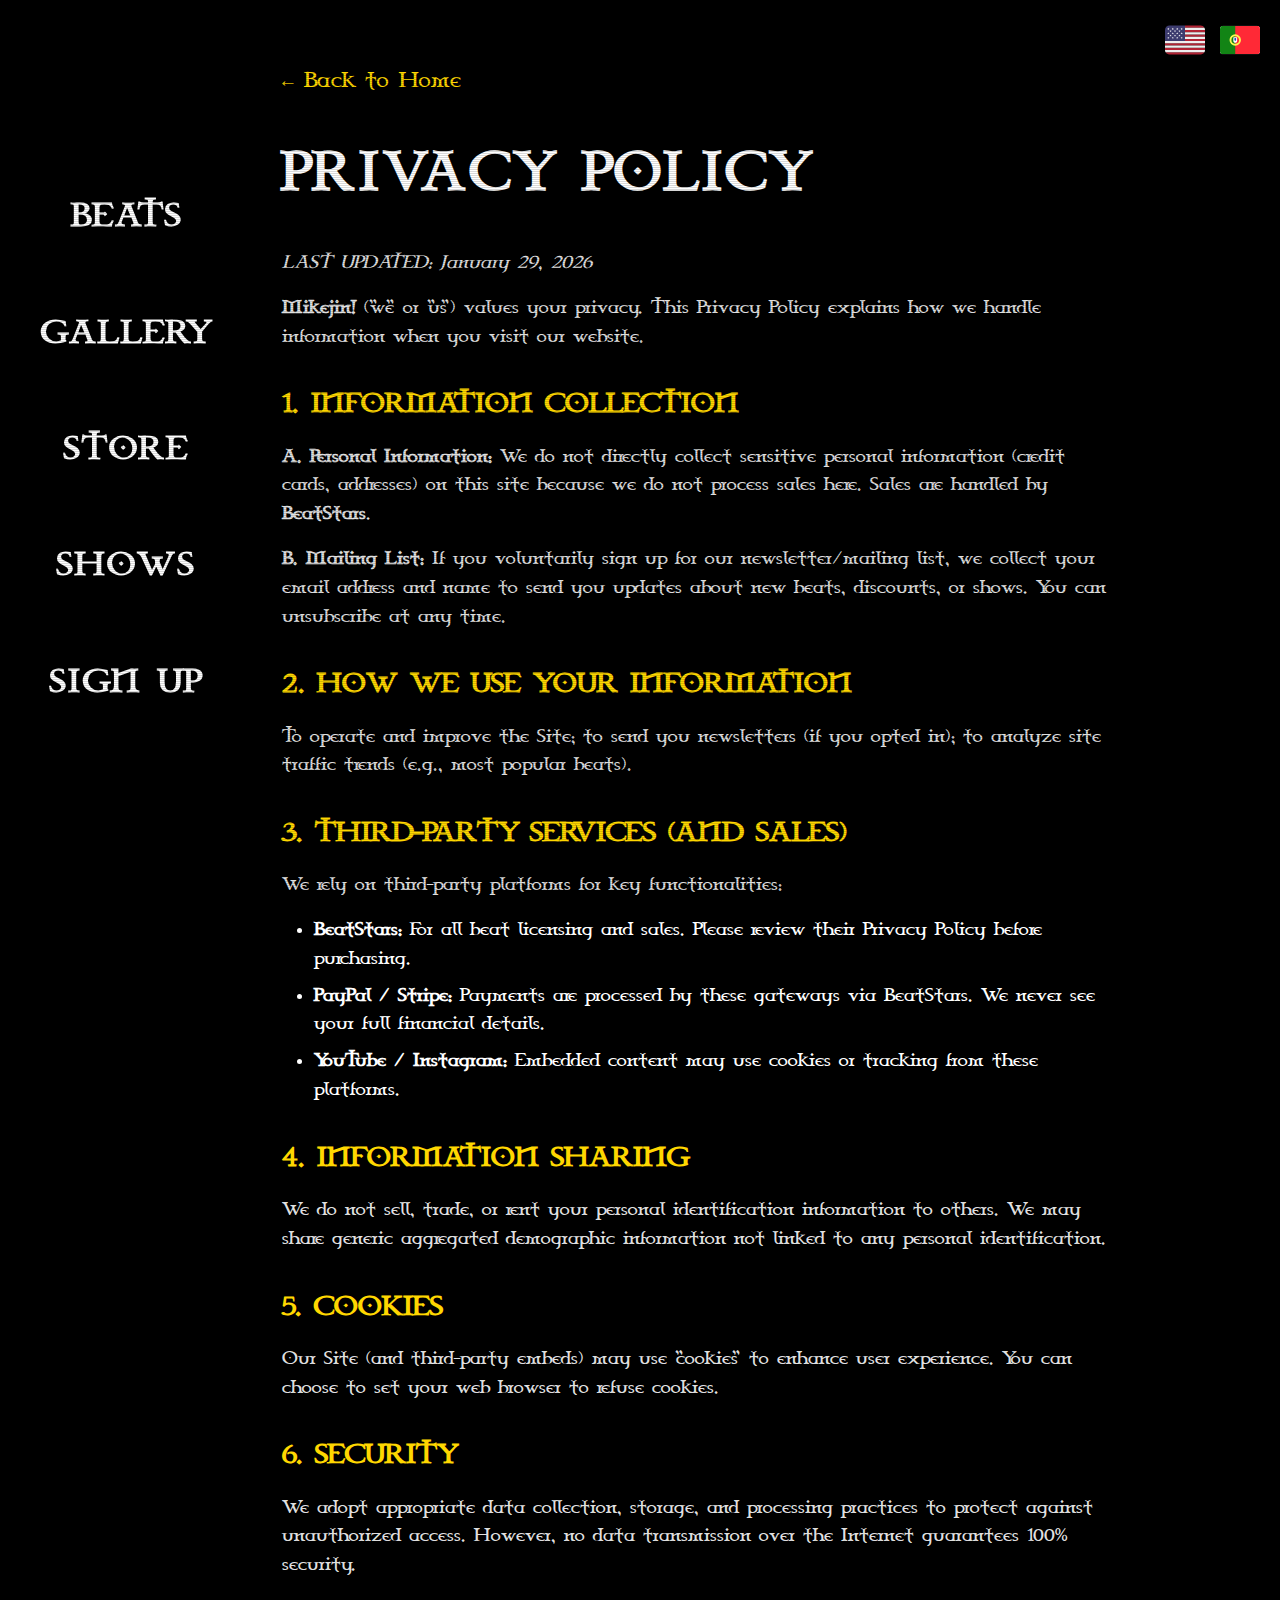
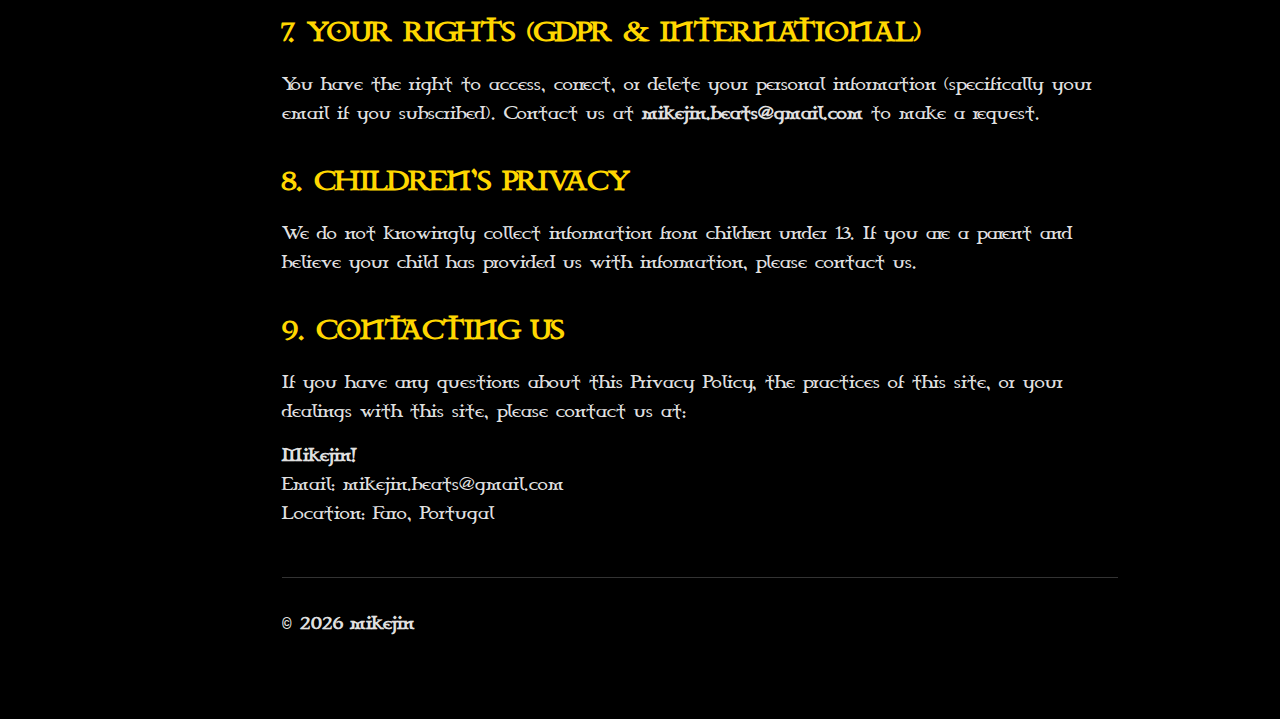
<file: mikejin-website/privacy.html>
<!DOCTYPE html>
<html lang="en">

<head>
    <meta charset="UTF-8">
    <meta name="viewport" content="width=device-width, initial-scale=1.0">
    <meta name="description" content="Mikejin Website - Privacy Policy">
    <title>Privacy Policy | Mikejin</title>
    <link rel="stylesheet" href="styles.css">

    <!-- Favicon -->
    <link rel="icon" type="image/png" href="assets/favicon/favicon-96x96.png" sizes="96x96" />
    <link rel="icon" type="image/svg+xml" href="assets/favicon/favicon.svg" />
    <link rel="shortcut icon" href="assets/favicon/favicon.ico" />
    <link rel="apple-touch-icon" sizes="180x180" href="assets/favicon/apple-touch-icon.png" />
    <link rel="manifest" href="assets/favicon/site.webmanifest" />
</head>

<body>
    <!-- TV Static Background -->
    <div class="tv-static"></div>
    <div class="scan-lines"></div>

    <!-- Fixed Sidebar Navigation -->
    <nav class="sidebar">
        <ul>
            <li><a href="index.html#beats" data-i18n="nav-beats">BEATS</a></li>
            <li><a href="index.html#gallery" data-i18n="nav-gallery">GALLERY</a></li>
            <li><a href="index.html#store" data-i18n="nav-store">STORE</a></li>
            <li><a href="index.html#shows" data-i18n="nav-shows">SHOWS</a></li>
            <li><a href="index.html#signup" data-i18n="nav-signup">SIGN UP</a></li>
        </ul>

        <!-- Language Selector (Mobile/Tablet Menu) -->
        <div class="lang-selector-nav">
            <button class="lang-btn" onclick="changeLanguage('en')" title="English">
                <img src="assets/flag-for-flag-us-outlying-islands-svgrepo-com.svg" alt="US Flag">
            </button>
            <button class="lang-btn" onclick="changeLanguage('pt')" title="Português">
                <img src="assets/flag-pt-svgrepo-com.svg" alt="PT Flag">
            </button>
        </div>
    </nav>

    <!-- Language Selector (Desktop) -->
    <div class="lang-selector desktop-lang">
        <button class="lang-btn" onclick="changeLanguage('en')" title="English">
            <img src="assets/flag-for-flag-us-outlying-islands-svgrepo-com.svg" alt="US Flag">
        </button>
        <button class="lang-btn" onclick="changeLanguage('pt')" title="Português">
            <img src="assets/flag-pt-svgrepo-com.svg" alt="PT Flag">
        </button>
    </div>

    <div class="legal-page">
        <a href="index.html" class="back-link">← <span data-i18n="back-home">Back to Home</span></a>

        <!-- ENGLISH CONTENT -->
        <div class="lang-en">
            <h1>PRIVACY POLICY</h1>
            <p class="last-updated">LAST UPDATED: January 29, 2026</p>

            <p><strong>Mikejin!</strong> ("we" or "us") values your privacy. This Privacy Policy explains how we handle
                information when you visit our website.</p>

            <h2>1. INFORMATION COLLECTION</h2>
            <p><strong>A. Personal Information:</strong> We do not directly collect sensitive personal information
                (credit cards, addresses) on this site because we do not process sales here. Sales are handled by
                <strong>BeatStars</strong>.
            </p>
            <p><strong>B. Mailing List:</strong> If you voluntarily sign up for our newsletter/mailing list, we collect
                your email address and name to send you updates about new beats, discounts, or shows. You can
                unsubscribe at any time.</p>

            <h2>2. HOW WE USE YOUR INFORMATION</h2>
            <p>To operate and improve the Site; to send you newsletters (if you opted in); to analyze site traffic
                trends (e.g., most popular beats).</p>

            <h2>3. THIRD-PARTY SERVICES (AND SALES)</h2>
            <p>We rely on third-party platforms for key functionalities:</p>
            <ul>
                <li><strong>BeatStars:</strong> For all beat licensing and sales. Please review their Privacy Policy
                    before purchasing.</li>
                <li><strong>PayPal / Stripe:</strong> Payments are processed by these gateways via BeatStars. We never
                    see your full financial details.</li>
                <li><strong>YouTube / Instagram:</strong> Embedded content may use cookies or tracking from these
                    platforms.</li>
            </ul>

            <h2>4. INFORMATION SHARING</h2>
            <p>We do not sell, trade, or rent your personal identification information to others. We may share generic
                aggregated demographic information not linked to any personal identification.</p>

            <h2>5. COOKIES</h2>
            <p>Our Site (and third-party embeds) may use "cookies" to enhance user experience. You can choose to set
                your web browser to refuse cookies.</p>

            <h2>6. SECURITY</h2>
            <p>We adopt appropriate data collection, storage, and processing practices to protect against unauthorized
                access. However, no data transmission over the Internet guarantees 100% security.</p>

            <h2>7. YOUR RIGHTS (GDPR & INTERNATIONAL)</h2>
            <p>You have the right to access, correct, or delete your personal information (specifically your email if
                you subscribed). Contact us at <strong>mikejin.beats@gmail.com</strong> to make a request.</p>

            <h2>8. CHILDREN'S PRIVACY</h2>
            <p>We do not knowingly collect information from children under 13. If you are a parent and believe your
                child has provided us with information, please contact us.</p>

            <h2>9. CONTACTING US</h2>
            <p>If you have any questions about this Privacy Policy, the practices of this site, or your dealings with
                this site, please contact us at:</p>
            <p>
                <strong>Mikejin!</strong><br>
                Email: mikejin.beats@gmail.com<br>
                Location: Faro, Portugal
            </p>
        </div>

        <!-- PORTUGUESE CONTENT -->
        <div class="lang-pt" style="display: none;">
            <h1>POLÍTICA DE PRIVACIDADE</h1>
            <p class="last-updated">ÚLTIMA ATUALIZAÇÃO: 29 de Janeiro de 2026</p>

            <p><strong>Mikejin!</strong> ("nós" ou "nos") valoriza a sua privacidade. Esta Política de Privacidade
                explica como tratamos a informação quando visita o nosso website.</p>

            <h2>1. RECOLHA DE INFORMAÇÃO</h2>
            <p><strong>A. Informação Pessoal:</strong> Não recolhemos diretamente informações pessoais sensíveis
                (cartões de crédito, moradas) neste site porque não processamos vendas aqui. As vendas são geridas pela
                <strong>BeatStars</strong>.
            </p>
            <p><strong>B. Lista de Correio:</strong> Se se inscrever voluntariamente na nossa newsletter/lista de
                correio, recolhemos o seu endereço de email e nome para lhe enviar atualizações sobre novos beats,
                descontos ou shows. Pode cancelar a subscrição a qualquer momento.</p>

            <h2>2. COMO USAMOS A SUA INFORMAÇÃO</h2>
            <p>Para operar e melhorar o Site; para lhe enviar newsletters (se optou por receber); para analisar
                tendências de tráfego do site (ex: beats mais populares).</p>

            <h2>3. SERVIÇOS DE TERCEIROS (E VENDAS)</h2>
            <p>Dependemos de plataformas de terceiros para funcionalidades chave:</p>
            <ul>
                <li><strong>BeatStars:</strong> Para todo o licenciamento e venda de beats. Por favor, reveja a Política
                    de Privacidade deles antes de comprar.</li>
                <li><strong>PayPal / Stripe:</strong> Os pagamentos são processados por estes gateways via BeatStars.
                    Nunca vemos os seus detalhes financeiros completos.</li>
                <li><strong>YouTube / Instagram:</strong> Conteúdo incorporado pode usar cookies ou rastreamento destas
                    plataformas.</li>
            </ul>

            <h2>4. PARTILHA DE INFORMAÇÃO</h2>
            <p>Não vendemos, trocamos ou alugamos as suas informações de identificação pessoal a terceiros. Podemos
                partilhar informações demográficas agregadas genéricas não ligadas a qualquer identificação pessoal.</p>

            <h2>5. COOKIES</h2>
            <p>O nosso Site (e incorporações de terceiros) podem usar "cookies" para melhorar a experiência do
                utilizador. Pode escolher configurar o seu navegador web para recusar cookies.</p>

            <h2>6. SEGURANÇA</h2>
            <p>Adotamos práticas apropriadas de recolha, armazenamento e processamento de dados para proteger contra
                acesso não autorizado. No entanto, nenhuma transmissão de dados pela Internet garante 100% de segurança.
            </p>

            <h2>7. OS SEUS DIREITOS (GDPR & INTERNACIONAL)</h2>
            <p>Tem o direito de aceder, corrigir ou apagar as suas informações pessoais (especificamente o seu email se
                subscreveu). Contacte-nos em <strong>mikejin.beats@gmail.com</strong> para fazer um pedido.</p>

            <h2>8. PRIVACIDADE DE CRIANÇAS</h2>
            <p>Não recolhemos intencionalmente informações de crianças menores de 13 anos. Se for pai/mãe e acreditar
                que o seu filho nos forneceu informações, por favor contacte-nos.</p>

            <h2>9. CONTACTAR-NOS</h2>
            <p>Se tiver alguma dúvida sobre esta Política de Privacidade, as práticas deste site ou as suas interações
                com este site, por favor contacte-nos em:</p>
            <p>
                <strong>Mikejin!</strong><br>
                Email: mikejin.beats@gmail.com<br>
                Localização: Faro, Portugal
            </p>
        </div>

        <p style="margin-top: 3rem; padding-top: 2rem; border-top: 1px solid rgba(255,255,255,0.2);">
            <strong>© 2026 mikejin</strong>
        </p>
    </div>

    <script src="script.js"></script>
</body>

</html>
</file>
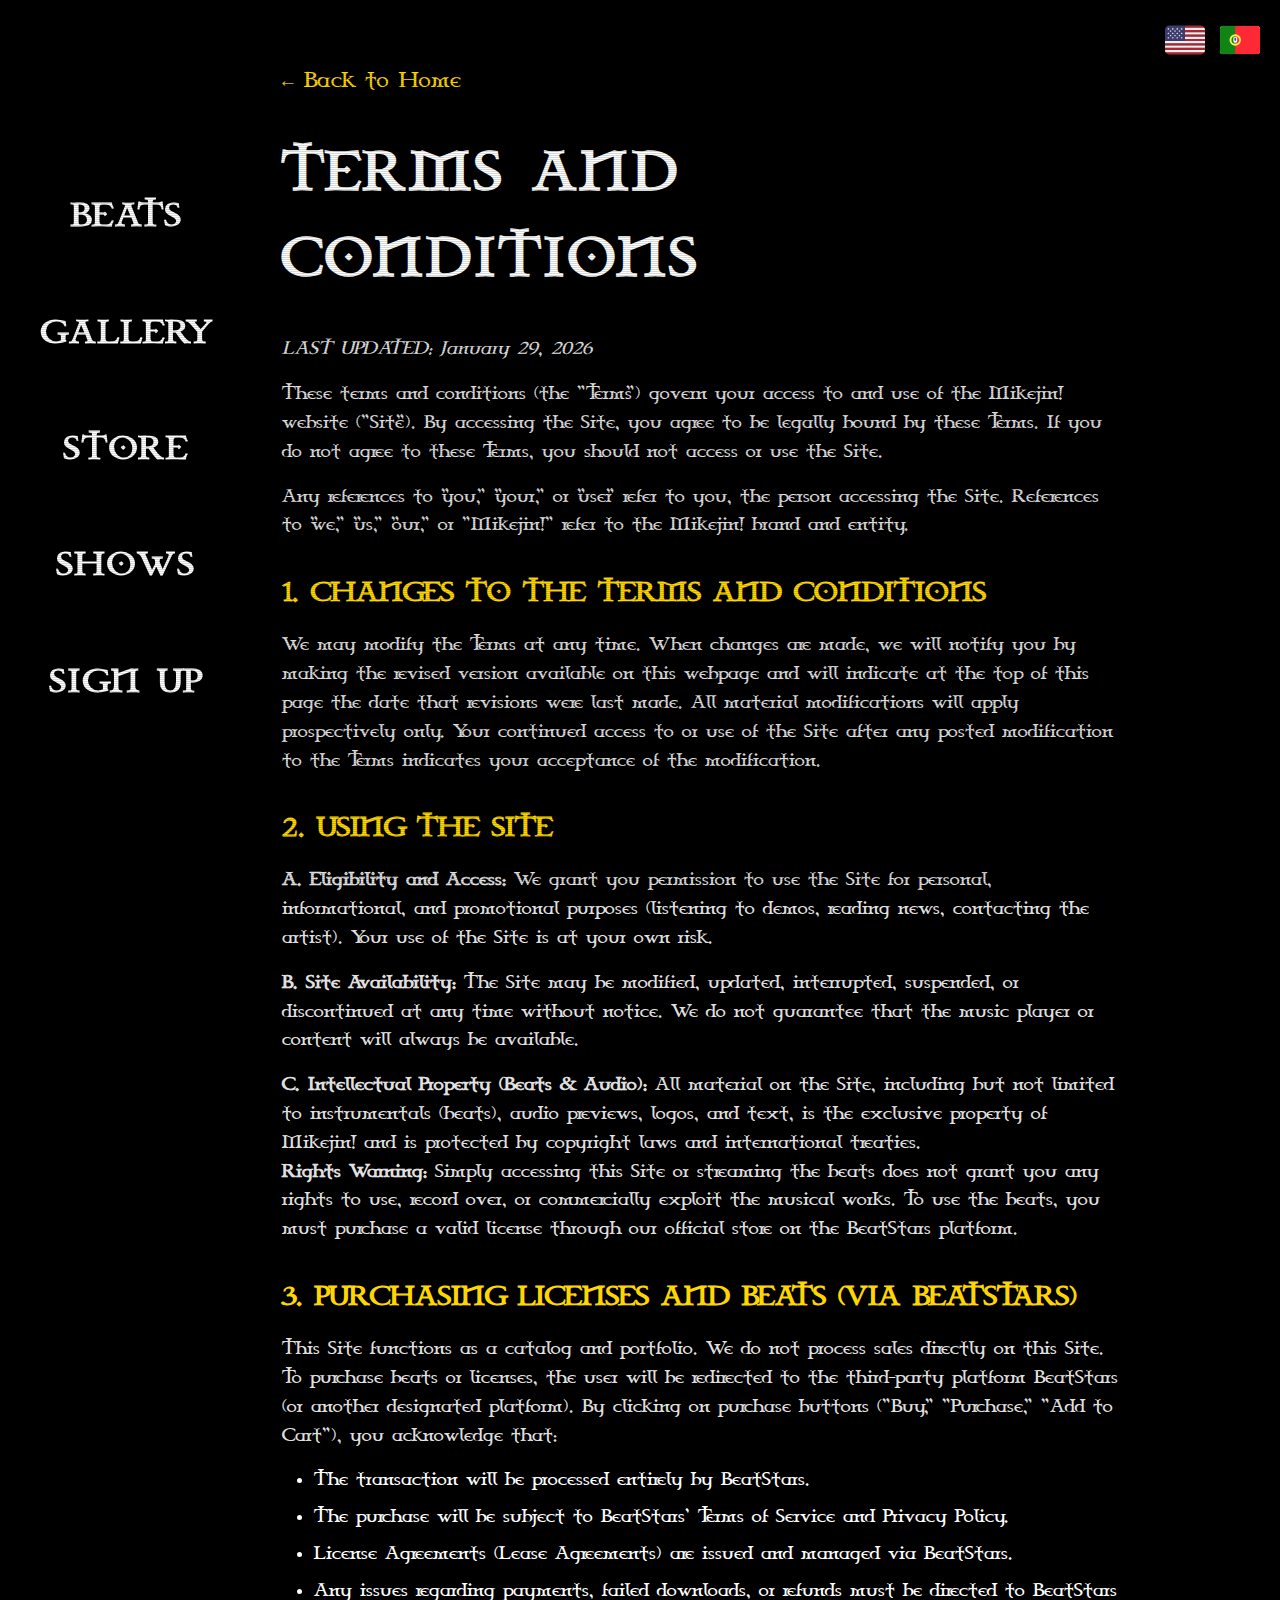
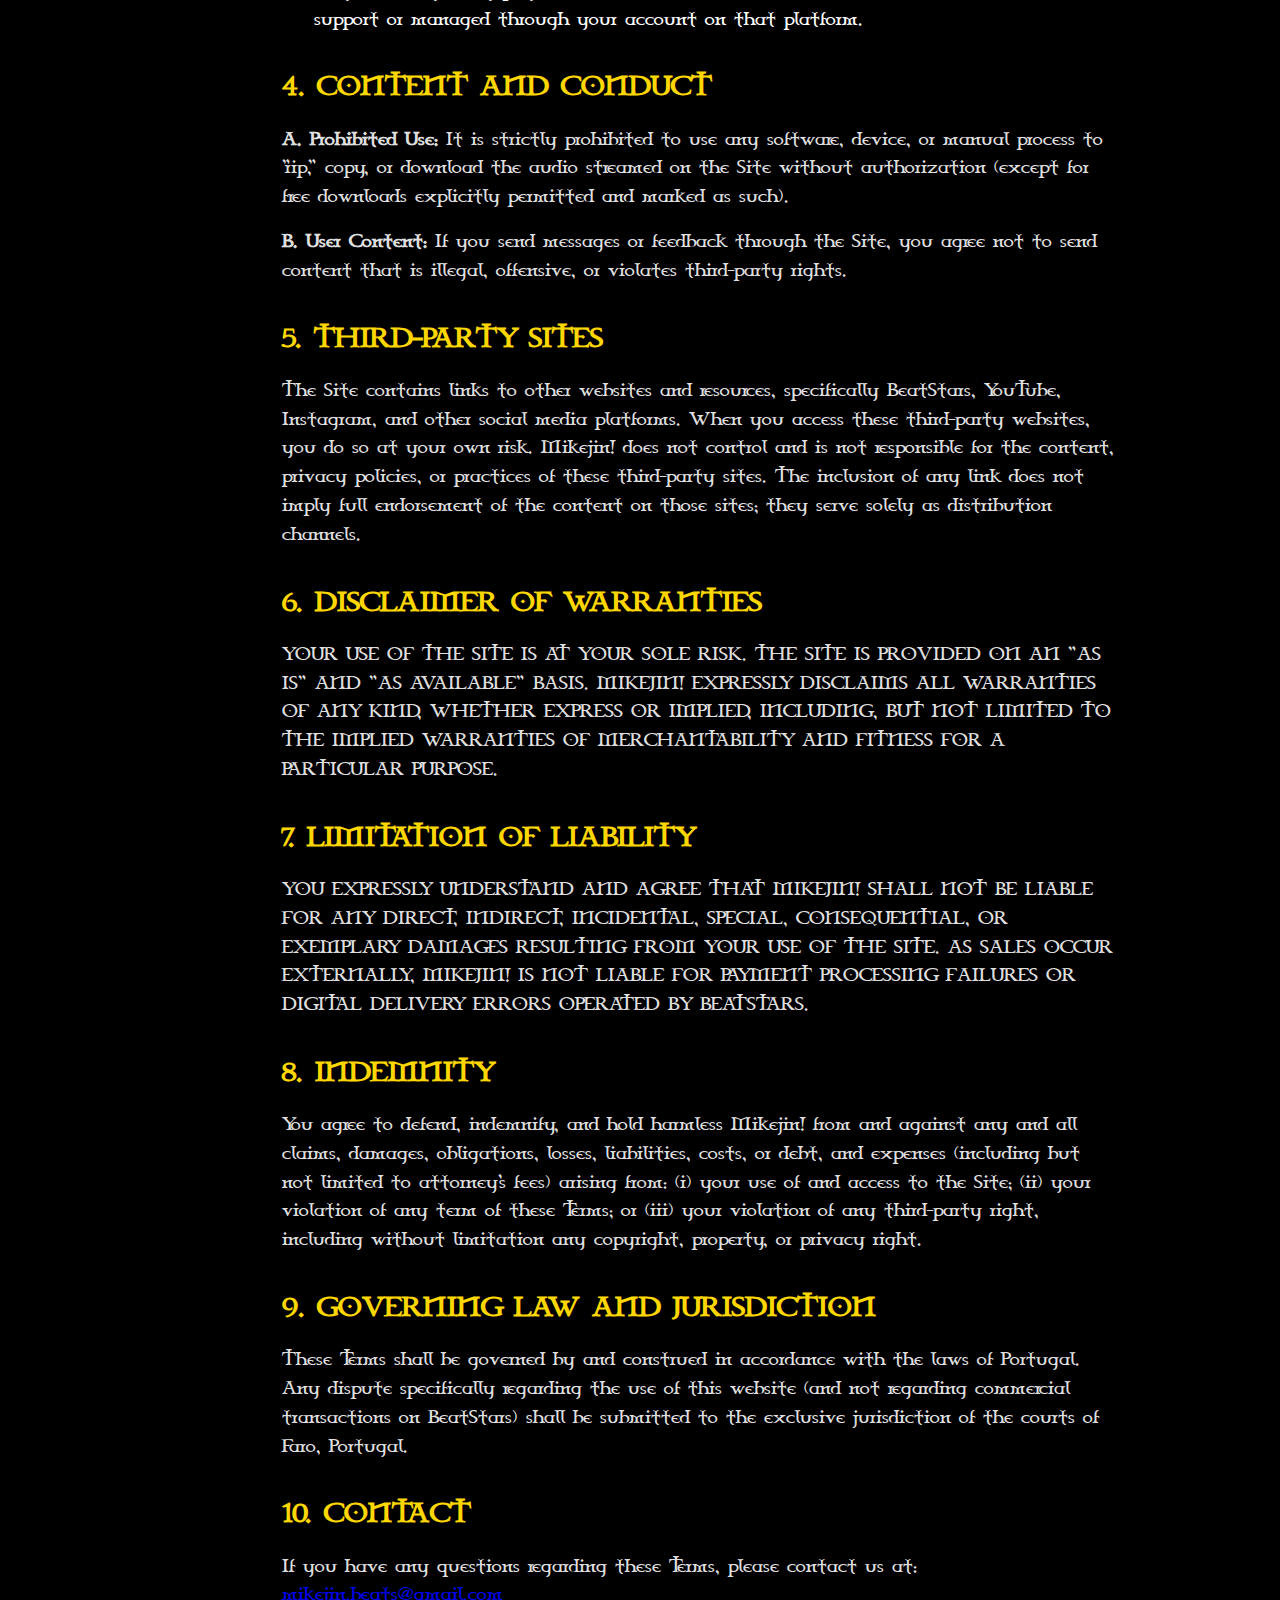
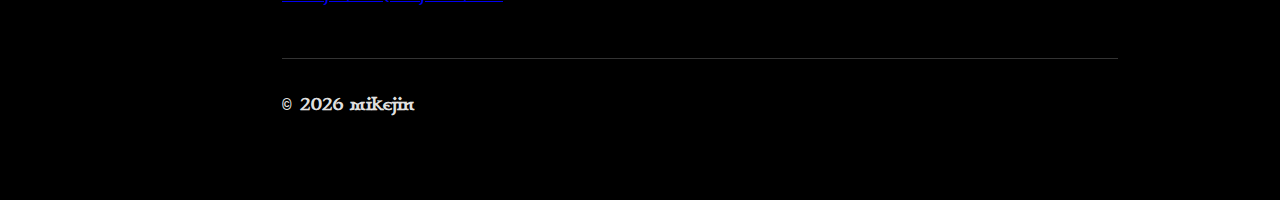
<file: mikejin-website/terms.html>
<!DOCTYPE html>
<html lang="en">

<head>
    <meta charset="UTF-8">
    <meta name="viewport" content="width=device-width, initial-scale=1.0">
    <meta name="description" content="Mikejin Website - Terms and Conditions">
    <title>Terms and Conditions | Mikejin</title>
    <link rel="stylesheet" href="styles.css">

    <!-- Favicon -->
    <link rel="icon" type="image/png" href="assets/favicon/favicon-96x96.png" sizes="96x96" />
    <link rel="icon" type="image/svg+xml" href="assets/favicon/favicon.svg" />
    <link rel="shortcut icon" href="assets/favicon/favicon.ico" />
    <link rel="apple-touch-icon" sizes="180x180" href="assets/favicon/apple-touch-icon.png" />
    <link rel="manifest" href="assets/favicon/site.webmanifest" />
</head>

<body>
    <!-- TV Static Background -->
    <div class="tv-static"></div>
    <div class="scan-lines"></div>

    <!-- Fixed Sidebar Navigation -->
    <nav class="sidebar">
        <ul>
            <li><a href="index.html#beats" data-i18n="nav-beats">BEATS</a></li>
            <li><a href="index.html#gallery" data-i18n="nav-gallery">GALLERY</a></li>
            <li><a href="index.html#store" data-i18n="nav-store">STORE</a></li>
            <li><a href="index.html#shows" data-i18n="nav-shows">SHOWS</a></li>
            <li><a href="index.html#signup" data-i18n="nav-signup">SIGN UP</a></li>
        </ul>

        <!-- Language Selector (Mobile/Tablet Menu) -->
        <div class="lang-selector-nav">
            <button class="lang-btn" onclick="changeLanguage('en')" title="English">
                <img src="assets/flag-for-flag-us-outlying-islands-svgrepo-com.svg" alt="US Flag">
            </button>
            <button class="lang-btn" onclick="changeLanguage('pt')" title="Português">
                <img src="assets/flag-pt-svgrepo-com.svg" alt="PT Flag">
            </button>
        </div>
    </nav>

    <!-- Language Selector (Desktop) -->
    <div class="lang-selector desktop-lang">
        <button class="lang-btn" onclick="changeLanguage('en')" title="English">
            <img src="assets/flag-for-flag-us-outlying-islands-svgrepo-com.svg" alt="US Flag">
        </button>
        <button class="lang-btn" onclick="changeLanguage('pt')" title="Português">
            <img src="assets/flag-pt-svgrepo-com.svg" alt="PT Flag">
        </button>
    </div>

    <div class="legal-page">
        <a href="index.html" class="back-link">← <span data-i18n="back-home">Back to Home</span></a>

        <!-- ENGLISH CONTENT -->
        <div class="lang-en">
            <h1>TERMS AND CONDITIONS</h1>
            <p class="last-updated">LAST UPDATED: January 29, 2026</p>

            <p>These terms and conditions (the "Terms") govern your access to and use of the Mikejin! website ("Site").
                By accessing the Site, you agree to be legally bound by these Terms. If you do not agree to these Terms,
                you should not access or use the Site.</p>

            <p>Any references to "you," "your," or "user" refer to you, the person accessing the Site. References to
                "we,"
                "us," "our," or "Mikejin!" refer to the Mikejin! brand and entity.</p>

            <h2>1. CHANGES TO THE TERMS AND CONDITIONS</h2>
            <p>We may modify the Terms at any time. When changes are made, we will notify you by making the revised
                version available on this webpage and will indicate at the top of this page the date that revisions were
                last made. All material modifications will apply prospectively only. Your continued access to or use of
                the Site after any posted modification to the Terms indicates your acceptance of the modification.</p>

            <h2>2. USING THE SITE</h2>
            <p><strong>A. Eligibility and Access:</strong> We grant you permission to use the Site for personal,
                informational, and promotional purposes (listening to demos, reading news, contacting the artist). Your
                use
                of the Site is at your own risk.</p>

            <p><strong>B. Site Availability:</strong> The Site may be modified, updated, interrupted, suspended, or
                discontinued at any time without notice. We do not guarantee that the music player or content will
                always be
                available.</p>

            <p><strong>C. Intellectual Property (Beats & Audio):</strong> All material on the Site, including but not
                limited to instrumentals (beats), audio previews, logos, and text, is the exclusive property of Mikejin!
                and
                is protected by copyright laws and international treaties. <br>
                <strong>Rights Warning:</strong> Simply accessing this Site or streaming the beats does not grant you
                any
                rights to use, record over, or commercially exploit the musical works. To use the beats, you must
                purchase a
                valid license through our official store on the BeatStars platform.
            </p>

            <h2>3. PURCHASING LICENSES AND BEATS (VIA BEATSTARS)</h2>
            <p>This Site functions as a catalog and portfolio. We do not process sales directly on this Site. To
                purchase
                beats or licenses, the user will be redirected to the third-party platform BeatStars (or another
                designated
                platform). By clicking on purchase buttons ("Buy," "Purchase," "Add to Cart"), you acknowledge that:</p>
            <ul>
                <li>The transaction will be processed entirely by BeatStars.</li>
                <li>The purchase will be subject to BeatStars' Terms of Service and Privacy Policy.</li>
                <li>License Agreements (Lease Agreements) are issued and managed via BeatStars.</li>
                <li>Any issues regarding payments, failed downloads, or refunds must be directed to BeatStars support or
                    managed through your account on that platform.</li>
            </ul>

            <h2>4. CONTENT AND CONDUCT</h2>
            <p><strong>A. Prohibited Use:</strong> It is strictly prohibited to use any software, device, or manual
                process
                to "rip," copy, or download the audio streamed on the Site without authorization (except for free
                downloads
                explicitly permitted and marked as such).</p>

            <p><strong>B. User Content:</strong> If you send messages or feedback through the Site, you agree not to
                send
                content that is illegal, offensive, or violates third-party rights.</p>

            <h2>5. THIRD-PARTY SITES</h2>
            <p>The Site contains links to other websites and resources, specifically BeatStars, YouTube, Instagram, and
                other social media platforms. When you access these third-party websites, you do so at your own risk.
                Mikejin! does not control and is not responsible for the content, privacy policies, or practices of
                these
                third-party sites. The inclusion of any link does not imply full endorsement of the content on those
                sites;
                they serve solely as distribution channels.</p>

            <h2>6. DISCLAIMER OF WARRANTIES</h2>
            <p>YOUR USE OF THE SITE IS AT YOUR SOLE RISK. THE SITE IS PROVIDED ON AN "AS IS" AND "AS AVAILABLE" BASIS.
                MIKEJIN! EXPRESSLY DISCLAIMS ALL WARRANTIES OF ANY KIND, WHETHER EXPRESS OR IMPLIED, INCLUDING, BUT NOT
                LIMITED TO THE IMPLIED WARRANTIES OF MERCHANTABILITY AND FITNESS FOR A PARTICULAR PURPOSE.</p>

            <h2>7. LIMITATION OF LIABILITY</h2>
            <p>YOU EXPRESSLY UNDERSTAND AND AGREE THAT MIKEJIN! SHALL NOT BE LIABLE FOR ANY DIRECT, INDIRECT,
                INCIDENTAL,
                SPECIAL, CONSEQUENTIAL, OR EXEMPLARY DAMAGES RESULTING FROM YOUR USE OF THE SITE. AS SALES OCCUR
                EXTERNALLY,
                MIKEJIN! IS NOT LIABLE FOR PAYMENT PROCESSING FAILURES OR DIGITAL DELIVERY ERRORS OPERATED BY BEATSTARS.
            </p>

            <h2>8. INDEMNITY</h2>
            <p>You agree to defend, indemnify, and hold harmless Mikejin! from and against any and all claims, damages,
                obligations, losses, liabilities, costs, or debt, and expenses (including but not limited to attorney's
                fees) arising from: (i) your use of and access to the Site; (ii) your violation of any term of these
                Terms;
                or (iii) your violation of any third-party right, including without limitation any copyright, property,
                or
                privacy right.</p>

            <h2>9. GOVERNING LAW AND JURISDICTION</h2>
            <p>These Terms shall be governed by and construed in accordance with the laws of Portugal. Any dispute
                specifically regarding the use of this website (and not regarding commercial transactions on BeatStars)
                shall be submitted to the exclusive jurisdiction of the courts of Faro, Portugal.</p>

            <h2>10. CONTACT</h2>
            <p>If you have any questions regarding these Terms, please contact us at: <a
                    href="mailto:mikejin.beats@gmail.com">mikejin.beats@gmail.com</a></p>
        </div>

        <!-- PORTUGUESE CONTENT -->
        <div class="lang-pt" style="display: none;">
            <h1>TERMOS E CONDIÇÕES</h1>
            <p class="last-updated">ÚLTIMA ATUALIZAÇÃO: 29 de Janeiro de 2026</p>

            <p>Estes termos e condições (os "Termos") regem o seu acesso e uso do website Mikejin! ("Site"). Ao aceder
                ao Site, concorda em ficar legalmente vinculado a estes Termos. Se não concordar com estes Termos, não
                deve aceder ou utilizar o Site.</p>

            <p>Quaisquer referências a "você", "seu" ou "utilizador" referem-se a si, a pessoa que acede ao Site.
                Referências a "nós",
                "nos", "nosso" ou "Mikejin!" referem-se à marca e entidade Mikejin!.</p>

            <h2>1. ALTERAÇÕES AOS TERMOS E CONDIÇÕES</h2>
            <p>Podemos modificar os Termos a qualquer momento. Quando forem feitas alterações, notificá-lo-emos
                disponibilizando a versão revista nesta página e indicaremos no topo desta página a data em que as
                revisões foram feitas pela última vez. Todas as modificações materiais aplicar-se-ão apenas
                prospectivamente. O seu acesso continuado ou uso do Site após qualquer modificação publicada nos Termos
                indica a sua aceitação da modificação.</p>

            <h2>2. USO DO SITE</h2>
            <p><strong>A. Elegibilidade e Acesso:</strong> Concedemos-lhe permissão para utilizar o Site para fins
                pessoais,
                informativos e promocionais (ouvir demos, ler notícias, contactar o artista). O uso do Site é por sua
                conta e risco.</p>

            <p><strong>B. Disponibilidade do Site:</strong> O Site pode ser modificado, atualizado, interrompido,
                suspenso ou
                descontinuado a qualquer momento sem aviso prévio. Não garantimos que o reprodutor de música ou conteúdo
                esteja sempre disponível.</p>

            <p><strong>C. Propriedade Intelectual (Beats e Áudio):</strong> Todo o material no Site, incluindo, mas não
                se limitando a instrumentais (beats), prévias de áudio, logótipos e texto, é propriedade exclusiva de
                Mikejin! e está protegido por leis de direitos de autor e tratados internacionais. <br>
                <strong>Aviso de Direitos:</strong> O simples acesso a este Site ou o streaming dos beats não lhe
                concede quaisquer direitos de usar, gravar por cima ou explorar comercialmente as obras musicais. Para
                usar os beats, deve adquirir uma licença válida através da nossa loja oficial na plataforma BeatStars.
            </p>

            <h2>3. COMPRA DE LICENÇAS E BEATS (VIA BEATSTARS)</h2>
            <p>Este Site funciona como um catálogo e portfólio. Não processamos vendas diretamente neste Site. Para
                comprar
                beats ou licenças, o utilizador será redirecionado para a plataforma de terceiros BeatStars (ou outra
                plataforma designada). Ao clicar nos botões de compra ("Comprar", "Adicionar ao Carrinho"), reconhece
                que:</p>
            <ul>
                <li>A transação será processada inteiramente pela BeatStars.</li>
                <li>A compra estará sujeita aos Temos de Serviço e Política de Privacidade da BeatStars.</li>
                <li>Os Acordos de Licença (Contratos de Leasing) são emitidos e geridos via BeatStars.</li>
                <li>Quaisquer problemas relativos a pagamentos, falhas no download ou reembolsos devem ser dirigidos ao
                    suporte da BeatStars ou
                    geridos através da sua conta nessa plataforma.</li>
            </ul>

            <h2>4. CONTEÚDO E CONDUTA</h2>
            <p><strong>A. Uso Proibido:</strong> É estritamente proibido usar qualquer software, dispositivo ou processo
                manual para "ripar", copiar ou descarregar o áudio transmitido no Site sem autorização (exceto para
                downloads
                gratuitos explicitamente permitidos e marcados como tal).</p>

            <p><strong>B. Conteúdo do Utilizador:</strong> Se enviar mensagens ou feedback através do Site, concorda em
                não enviar
                conteúdo que seja ilegal, ofensivo ou viole direitos de terceiros.</p>

            <h2>5. SITES DE TERCEIROS</h2>
            <p>O Site contém links para outros websites e recursos, especificamente BeatStars, YouTube, Instagram e
                outras plataformas de redes sociais. Quando acede a esses websites de terceiros, fá-lo por sua conta e
                risco.
                Mikejin! não controla e não é responsável pelo conteúdo, políticas de privacidade ou práticas desses
                sites de terceiros. A inclusão de qualquer link não implica endosso total do conteúdo nesses sites;
                servem apenas como canais de distribuição.</p>

            <h2>6. ISENÇÃO DE GARANTIAS</h2>
            <p>O SEU USO DO SITE É POR SUA CONTA E RISCO EXCUSIVOS. O SITE É FORNECIDO "COMO ESTÁ" E "CONFORME
                DISPONÍVEL".
                MIKEJIN! RECUSA EXPRESSAMENTE TODAS AS GARANTIAS DE QUALQUER TIPO, SEJAM EXPRESSAS OU IMPLÍCITAS,
                INCLUINDO, MAS NÃO SE LIMITANDO ÀS GARANTIAS IMPLÍCITAS DE COMERCIALIZAÇÃO E ADEQUAÇÃO A UM DETERMINADO
                FIM.</p>

            <h2>7. LIMITAÇÃO DE RESPONSABILIDADE</h2>
            <p>O UTILIZADOR COMPREENDE E CONCORDA EXPRESSAMENTE QUE A MIKEJIN! NÃO SERÁ RESPONSÁVEL POR QUAISQUER DANOS
                DIRETOS, INDIRETOS, ACIDENTAIS, ESPECIAIS, CONSEQUENCIAIS OU EXEMPLARES RESULTANTES DO SEU USO DO SITE.
                COMO AS VENDAS OCORREM EXTERNAMENTE,
                A MIKEJIN! NÃO É RESPONSÁVEL POR FALHAS NO PROCESSAMENTO DE PAGAMENTOS OU ERROS NA ENTREGA DIGITAL
                OPERADOS PELA BEATSTARS.</p>

            <h2>8. INDEMNIZAÇÃO</h2>
            <p>Concorda em defender, indemnizar e isentar Mikejin! de e contra todas e quaisquer reivindicações, danos,
                obrigações, perdas, responsabilidades, custos ou dívidas e despesas (incluindo, mas não se limitando a
                honorários advocatícios) decorrentes de: (i) o seu uso e acesso ao Site; (ii) a sua violação de qualquer
                termo destes Termos;
                ou (iii) a sua violação de qualquer direito de terceiros, incluindo, sem limitação, qualquer direito de
                autor, propriedade ou privacidade.</p>

            <h2>9. LEI APLICÁVEL E JURISDIÇÃO</h2>
            <p>Estes Termos serão regidos e interpretados de acordo com as leis de Portugal. Qualquer disputa
                especificamente relativa ao uso deste website (e não relativa a transações comerciais na BeatStars)
                será submetida à jurisdição exclusiva dos tribunais de Faro, Portugal.</p>

            <h2>10. CONTACTO</h2>
            <p>Se tiver alguma dúvida sobre estes Termos, entre em contacto connosco através de: <a
                    href="mailto:mikejin.beats@gmail.com">mikejin.beats@gmail.com</a></p>
        </div>

        <p style="margin-top: 3rem; padding-top: 2rem; border-top: 1px solid rgba(255,255,255,0.2);">
            <strong>© 2026 mikejin</strong>
        </p>
    </div>

    <script src="script.js"></script>
</body>

</html>
</file>
<file: mikejin-website/styles.css>
/* ===================================
   ASAP ROCKY WEBSITE - CSS
   TV Static Aesthetic with Retro Vibes
   =================================== */

/* === RESET & BASE === */
* {
    margin: 0;
    padding: 0;
    box-sizing: border-box;
}

/* === FONTS === */
@font-face {
    font-family: 'Celtic Garamond';
    src: url('assets/CELTG___.TTF') format('truetype');
    font-weight: normal;
    font-style: normal;
}

html {
    scroll-behavior: smooth;
}

body,
button,
input,
select,
textarea {
    font-family: 'Celtic Garamond', 'Courier New', Courier, monospace;
}

body {
    background: #000;
    color: #fff;
    overflow-x: hidden;
    position: relative;
    line-height: 1.6;
}

/* === BACKGROUND IMAGE === */
.site-bg {
    position: fixed;
    top: 0;
    left: 0;
    width: 100%;
    height: 100%;
    object-fit: cover;
    z-index: -1;
}

/* === SCAN LINES === */
.scan-lines {
    position: fixed;
    top: 0;
    left: 0;
    width: 100%;
    height: 100%;
    z-index: 9999;
    /* Highest z-index */
    background: repeating-linear-gradient(0deg,
            rgba(0, 0, 0, 0.15),
            rgba(0, 0, 0, 0.15) 1px,
            transparent 1px,
            transparent 2px);
    pointer-events: none;
    animation: scan-line-move 8s linear infinite;
}



@keyframes scan-line-move {
    0% {
        transform: translateY(0);
    }

    100% {
        transform: translateY(10px);
    }
}

/* === SIDEBAR NAVIGATION === */
/* === SIDEBAR NAVIGATION === */
.sidebar {
    position: fixed;
    left: 0;
    top: 0;
    width: 250px;
    height: 100vh;
    background: rgba(0, 0, 0, 0.5);
    z-index: 100;
    display: flex;
    flex-direction: column;
    align-items: center;
    justify-content: center;
    padding: 2rem 0;
}

.sidebar-logo {
    width: 120px;
    opacity: 0.7;
    margin-bottom: 1rem;
    transition: opacity 0.3s ease;
    /* On desktop, logo is at bottom, but we moved it in HTML, so let's use order or absolute if needed. 
       Actually, in the previous design it was at bottom. Let's keep it at bottom for desktop using flex order or margin.
    */
    order: 2;
    margin-top: auto;
    margin-bottom: 0;
}

.nav-links {
    width: 100%;
    margin-bottom: auto;
    /* Push to top or center */
    margin-top: auto;
    display: flex;
    justify-content: center;
}

.sidebar ul {
    list-style: none;
    width: 100%;
    text-align: center;
}

.hamburger-menu {
    display: none;
    cursor: pointer;
    flex-direction: column;
    gap: 5px;
    z-index: 10001;
}

.hamburger-menu .bar {
    width: 25px;
    height: 3px;
    background-color: #fff;
    transition: all 0.3s ease;
}

.sidebar-logo:hover {
    opacity: 1;
}

.sidebar li {
    margin: 2rem 0;
}

.sidebar a {
    color: #fff;
    text-decoration: none;
    font-size: 1.8rem;
    font-weight: bold;
    letter-spacing: 2px;
    padding: 1.2rem 2rem;
    display: block;
    transition: all 0.3s ease;
    border-left: 3px solid transparent;
}

.sidebar a:hover {
    background: rgba(255, 215, 0, 0.1);
    border-left-color: #FFD700;
    transform: translateX(5px);
}

/* === MAIN CONTENT === */
.main-content {
    margin-left: 250px;
    position: relative;
    z-index: 10;
}


/* === SECTIONS === */
.section {
    min-height: 100vh;
    display: flex;
    flex-direction: column;
    justify-content: center;
    align-items: center;
    padding: 6rem 2rem;
    position: relative;
}

.section-title {
    font-size: 3rem;
    font-weight: bold;
    letter-spacing: 4px;
    margin-bottom: 3rem;
    text-align: center;
}

/* === HANDWRITTEN LOGO WATERMARK === */
.logo-watermark {
    position: absolute;
    bottom: 2rem;
    right: 2rem;
    width: 30rem;
    opacity: 0.3;
    pointer-events: none;
    z-index: 5;
}

/* === INTRO OVERLAY === */
#intro-overlay {
    position: fixed;
    top: 0;
    left: 0;
    width: 100%;
    height: 100%;
    background: rgba(0, 0, 0, 0.95);
    z-index: 10000;
    /* High z-index but below button */
    transition: opacity 1s ease, visibility 1s ease;
}

#intro-overlay.hidden {
    opacity: 0;
    visibility: hidden;
    pointer-events: none;
}

/* === LANDING SECTION === */
.landing-section {
    position: relative;
}

.handwritten-logo-bg {
    position: absolute;
    top: 50%;
    left: 50%;
    transform: translate(-50%, -50%);
    width: 95%;
    max-width: 1500px;
    opacity: 1;
    pointer-events: none;
    z-index: 1;
}

.landing-content {
    z-index: 10;
    position: relative;
}

.mobile-intro-text {
    display: none;
}

.get-started-btn {
    position: fixed;
    top: 50%;
    left: 50%;
    transform: translate(-50%, -50%);
    z-index: 10001;
    /* Above intro overlay */
    background: #FFD700;
    color: #000;
    border: none;
    padding: 2rem 3rem;
    font-size: 1.5rem;
    font-weight: bold;
    /* font-family: 'Courier New', monospace; */
    cursor: pointer;
    display: flex;
    align-items: center;
    gap: 1rem;
    border-radius: 50px;
    transition: all 0.3s ease;
    box-shadow: 0 0 30px rgba(255, 215, 0, 0.5);
}

.get-started-btn:hover {
    transform: translate(-50%, -50%) scale(1.05);
    box-shadow: 0 0 50px rgba(255, 215, 0, 0.8);
}

.bat-symbol {
    font-size: 2.5rem;
    animation: fly-bat 2s ease-in-out infinite;
    font-family: 'Segoe UI Emoji', 'Noto Color Emoji', 'Apple Color Emoji', 'Segoe UI', Tahoma, sans-serif;
    display: inline-block;
}

@keyframes fly-bat {

    0%,
    100% {
        transform: translateY(0) scale(1);
    }

    50% {
        transform: translateY(-5px) scale(1.1);
    }
}

/* === SCROLL INDICATOR === */
.scroll-indicator {
    position: absolute;
    bottom: 2rem;
    left: 50%;
    transform: translateX(-50%);
    text-align: center;
    font-size: 1rem;
    letter-spacing: 3px;
    animation: pulse-scroll 2s ease-in-out infinite;
}

.chevron-down {
    font-size: 1.5rem;
    margin-top: 0.5rem;
    animation: bounce-down 2s ease-in-out infinite;
}

@keyframes pulse-scroll {

    0%,
    100% {
        opacity: 0.5;
    }

    50% {
        opacity: 1;
    }
}

@keyframes bounce-down {

    0%,
    100% {
        transform: translateY(0);
    }

    50% {
        transform: translateY(10px);
    }
}

/* === BEATS SECTION === */
.beats-container {
    display: flex;
    justify-content: center;
    align-items: center;
    gap: 4rem;
    width: 100%;
    max-width: 1200px;
    margin: 0 auto;
    padding: 2rem;
}

.beat-column {
    flex: 1;
    height: 400px;
    background: rgba(0, 0, 0, 0.8);
    border: 2px solid rgba(255, 255, 255, 0.1);
    border-radius: 20px;
    display: flex;
    flex-direction: column;
    justify-content: center;
    align-items: center;
    text-decoration: none;
    color: #fff;
    transition: all 0.4s cubic-bezier(0.4, 0, 0.2, 1);
    position: relative;
    overflow: hidden;
}

.beat-column:hover {
    transform: translateY(-10px) scale(1.02);
    background: rgba(255, 255, 255, 0.1);
    border-color: #FFD700;
    box-shadow: 0 10px 30px rgba(0, 0, 0, 0.5);
}

.beat-logo {
    width: 120px;
    height: auto;
    margin-bottom: 2rem;
    transition: transform 0.4s ease;
    /* filter removed to show original colors always */
}

.beat-column:hover .beat-logo {
    transform: scale(1.1);
}

.beat-label {
    font-size: 1.5rem;
    text-align: center;
    line-height: 1.5;
    font-weight: bold;
    letter-spacing: 2px;
}

@media (max-width: 768px) {
    .beats-container {
        flex-direction: column;
        gap: 2rem;
    }

    .beat-column {
        width: 100%;
        height: 250px;
    }
}

/* === VIDEOS SECTION === */
.videos-grid {
    display: grid;
    grid-template-columns: repeat(auto-fit, minmax(400px, 1fr));
    gap: 3rem;
    max-width: 1400px;
    width: 100%;
}

.video-card {
    background: rgba(0, 0, 0, 0.8);
    padding: 1.5rem;
    border-radius: 10px;
    transition: all 0.3s ease;
}

.video-card:hover {
    background: rgba(255, 255, 255, 0.08);
    transform: translateY(-5px);
}

.video-title {
    font-size: 1.2rem;
    margin-bottom: 1rem;
    line-height: 1.4;
}

.video-wrapper {
    position: relative;
    padding-bottom: 56.25%;
    /* 16:9 aspect ratio */
    height: 0;
    overflow: hidden;
    background: #000;
    border-radius: 5px;
}

.video-wrapper iframe {
    position: absolute;
    top: 0;
    left: 0;
    width: 100%;
    height: 100%;
}

.video-overlay {
    position: absolute;
    top: 0;
    left: 0;
    width: 100%;
    height: 100%;
    background: rgba(0, 0, 0, 0.7);
    display: flex;
    align-items: center;
    justify-content: center;
    font-size: 1.2rem;
    opacity: 0;
    transition: opacity 0.3s ease;
    pointer-events: none;
}

.video-wrapper:hover .video-overlay {
    opacity: 1;
}

/* === STORE SECTION === */
.store-carousel {
    display: flex;
    justify-content: center;
    /* Center since buttons are gone */
    align-items: center;
    gap: 2rem;
    max-width: 1200px;
    width: 100%;
}

/* Removed carousel-btn styles since they are not used */




.carousel-container {
    flex: 1;
    overflow: hidden;
    max-width: 400px;
    /* Limit width for single item */
}

.carousel-track {
    display: flex;
    transition: transform 0.5s ease;
    justify-content: center;
    /* Center the single item */
}

.product-card {
    min-width: 100%;
    background: rgba(0, 0, 0, 0.8);
    padding: 1.5rem;
    border-radius: 10px;
    text-align: center;
    position: relative;
}

.product-counter {
    position: absolute;
    top: 1rem;
    right: 1rem;
    font-size: 0.9rem;
    color: rgba(255, 255, 255, 0.6);
}

.product-image {
    width: 100%;
    /* Adapts to card width */
    max-width: 250px;
    height: 250px;
    margin: 1rem auto;
    background: transparent;
    /* Remove background for png */
    display: flex;
    align-items: center;
    justify-content: center;
}

.product-img-real {
    width: 100%;
    height: 100%;
    object-fit: contain;
    filter: drop-shadow(0 0 10px rgba(255, 255, 255, 0.1));
}

.placeholder-product {
    font-size: 3rem;
    font-weight: bold;
    color: rgba(255, 255, 255, 0.3);
    font-family: 'Segoe UI Emoji', 'Noto Color Emoji', 'Apple Color Emoji', 'Segoe UI', Tahoma, sans-serif;
}

.product-name {
    font-size: 1.8rem;
    margin: 0.5rem 0;
}

.product-price {
    font-size: 1.2rem;
    color: #FFD700;
    margin-bottom: 1rem;
}

/* Removed size-selector styles */

.add-to-cart-btn {
    background: #FFD700;
    color: #000;
    border: none;
    padding: 0.8rem 2.5rem;
    font-size: 1.1rem;
    font-weight: bold;
    cursor: pointer;
    border-radius: 5px;
    opacity: 1;
    transition: all 0.3s ease;
}

.add-to-cart-btn:hover {
    background: #fff;
    transform: scale(1.05);
}

/* === SHOWS SECTION === */
.coming-soon {
    font-size: 3rem;
    font-family: 'Courier New', monospace;
    letter-spacing: 5px;
    color: rgba(255, 255, 255, 0.7);
    animation: pulse-scroll 3s ease-in-out infinite;
    text-transform: lowercase;
    background: rgba(0, 0, 0, 0.8);
    padding: 2rem 4rem;
    border-radius: 20px;
}

/* Removed old shows-grid styles */

/* === FOOTER === */
.footer {
    background: rgba(0, 0, 0, 0.8);
    padding: 2rem;
    text-align: center;
    border-top: 1px solid rgba(255, 255, 255, 0.1);
}

.footer p {
    margin-bottom: 1rem;
    font-size: 0.9rem;
}

.footer-links {
    display: flex;
    align-items: center;
    justify-content: center;
    gap: 1rem;
}

.footer-links a {
    color: #fff;
    text-decoration: none;
    transition: color 0.3s ease;
}

.footer-links a:hover {
    color: #FFD700;
}

/* === MODAL === */
.modal {
    display: none;
    position: fixed;
    top: 0;
    left: 0;
    width: 100%;
    height: 100%;
    background: rgba(0, 0, 0, 0.9);
    z-index: 1000;
    align-items: center;
    justify-content: center;
}

.modal.active {
    display: flex;
}

.modal-content {
    background: #000;
    border: 3px solid #FFD700;
    padding: 3rem;
    border-radius: 10px;
    max-width: 500px;
    width: 90%;
    position: relative;
    box-shadow: 0 0 50px rgba(255, 215, 0, 0.5);
}

.modal-close {
    position: absolute;
    top: 1rem;
    right: 1rem;
    background: transparent;
    border: none;
    color: #fff;
    font-size: 2rem;
    cursor: pointer;
    transition: color 0.3s ease;
}

.modal-close:hover {
    color: #FFD700;
}

.modal-content h2 {
    font-size: 2.5rem;
    margin-bottom: 1rem;
    letter-spacing: 3px;
}

.modal-content p {
    margin-bottom: 2rem;
    color: rgba(255, 255, 255, 0.8);
}

.signup-form {
    display: flex;
    flex-direction: column;
    gap: 1rem;
}

.signup-form input {
    background: rgba(255, 255, 255, 0.1);
    border: 2px solid rgba(255, 255, 255, 0.3);
    color: #fff;
    padding: 1rem;
    font-size: 1rem;
    /* font-family: 'Courier New', monospace; */
    border-radius: 5px;
    transition: all 0.3s ease;
}

.signup-form input:focus {
    outline: none;
    border-color: #FFD700;
    background: rgba(255, 255, 255, 0.15);
}

.signup-form input::placeholder {
    color: rgba(255, 255, 255, 0.5);
}

.subscribe-btn {
    background: #FFD700;
    color: #000;
    border: none;
    padding: 1rem 2rem;
    font-size: 1.2rem;
    font-weight: bold;
    /* font-family: 'Courier New', monospace; */
    cursor: pointer;
    border-radius: 5px;
    transition: all 0.3s ease;
    margin-top: 1rem;
}

.subscribe-btn:hover {
    background: #fff;
    transform: scale(1.05);
}

/* === RESPONSIVE DESIGN === */

/* Tablet - iPad */
@media (max-width: 1024px) {
    .sidebar {
        width: 120px;
    }

    .main-content {
        margin-left: 120px;
    }

    .sidebar a {
        font-size: 1rem;
        padding: 0.6rem 0.8rem;
    }

    .sidebar-logo {
        width: 70px;
    }

    .handwritten-logo-bg {
        width: 90%;
        max-width: 600px;
        position: relative;
        top: auto;
        left: auto;
        transform: none;
        display: block;
        margin: 0 auto;
        margin-top: 2rem;
    }

    .mobile-intro-text {
        display: block;
        color: #FFD700;
        font-family: 'Celtic Garamond', serif;
        font-size: 1.3rem;
        text-align: center;
        padding: 0 2rem;
        margin-bottom: 2rem;
        text-transform: lowercase;
        line-height: 1.4;
        max-width: 80%;
        margin-left: auto;
        margin-right: auto;
        z-index: 20;
        position: relative;
        text-shadow: 0 0 5px rgba(255, 215, 0, 0.3);
    }

    .beats-container {
        gap: 2rem;
    }

    .beat-column {
        height: 300px;
    }

    .videos-grid {
        grid-template-columns: repeat(2, 1fr);
        gap: 2rem;
    }

    .product-card {
        padding: 1.5rem;
    }

    .section-title {
        font-size: 2.5rem;
    }

    .scroll-indicator {
        display: none;
    }

    /* iPad/Tablet Specific: Column layout for nav-links to stack menu and flags */
    .nav-links {
        flex-direction: column;
        height: 100%;
        justify-content: flex-start;
        padding-top: 4rem;
    }

    /* Push flags to the bottom of the nav-links container */
    .lang-selector-nav {
        margin-top: auto;
        padding-bottom: 2rem;
    }
}

/* Mobile - Phones */
@media (max-width: 768px) {
    .sidebar {
        width: 100%;
        height: 80px;
        /* Fixed header height */
        position: fixed;
        top: 0;
        left: 0;
        right: 0;
        flex-direction: row;
        justify-content: flex-end;
        /* Align content to right (hamburger) */
        align-items: center;
        padding: 0 2rem;
        background: rgba(0, 0, 0, 0.98);
        z-index: 9000;
    }

    .sidebar-logo {
        display: block;
        width: 150px;
        /* Restore previous size */
        height: auto;
        position: absolute;
        left: 50%;
        top: 50%;
        transform: translate(-50%, -50%);
        /* Center perfectly */
        order: 0;
        margin: 0;
        z-index: 9001;
    }

    .main-content {
        margin-left: 0 !important;
        margin-top: 100px;
        /* Space for fixed header + breathing room */
    }

    .hamburger-menu {
        display: flex;
        z-index: 9002;
    }

    .nav-links {
        position: absolute;
        top: 80px;
        /* Below header */
        right: 0;
        height: calc(100vh - 80px);
        background: rgba(0, 0, 0, 0.95);
        display: flex;
        flex-direction: column;
        align-items: center;
        justify-content: center;
        width: 100%;
        transform: translateX(100%);
        transition: transform 0.4s ease-in-out;
        border-top: 1px solid rgba(255, 255, 255, 0.1);
    }

    .nav-links.active {
        transform: translateX(0);
    }

    .sidebar ul {
        display: flex;
        flex-direction: column;
        gap: 2rem;
    }

    .sidebar li {
        margin: 0;
        opacity: 0;
        transform: translateX(50px);
        transition: all 0.4s ease 0.2s;
    }

    .nav-links.active li {
        opacity: 1;
        transform: translateX(0);
    }

    .sidebar a {
        font-size: 1.5rem;
    }

    /* Hamburger Animation */
    .hamburger-menu.active .bar:nth-child(1) {
        transform: rotate(-45deg) translate(-5px, 6px);
    }

    .hamburger-menu.active .bar:nth-child(2) {
        opacity: 0;
    }

    .hamburger-menu.active .bar:nth-child(3) {
        transform: rotate(45deg) translate(-5px, -6px);
    }

    @keyframes navLinkFade {
        from {
            opacity: 0;
            transform: translateX(50px);
        }

        to {
            opacity: 1;
            transform: translateX(0);
        }
    }

    .section {
        padding: 3rem 1.5rem;
        min-height: auto;
    }

    .landing-section {
        padding-top: 6rem;
        /* Push content below fixed header */
        min-height: 60vh;
        /* Ensure height for positioning */
    }

    .handwritten-logo-bg {
        width: 90%;
        max-width: 400px;
        position: relative;
        top: auto;
        left: auto;
        transform: none;
        display: block;
        margin: 0 auto;
        margin-top: 1rem;
        /* Breathing room from text */
    }

    .logo-watermark {
        width: 15rem;
        bottom: 1rem;
        right: 1rem;
    }

    .section-title {
        font-size: 2rem;
        margin-bottom: 2rem;
    }

    .mobile-intro-text {
        font-size: 1rem;
        padding: 0 1rem;
        max-width: 90%;
    }

    .get-started-btn {
        padding: 1.5rem 2rem;
        font-size: 1.2rem;
    }

    .get-started-btn:hover {
        transform: translate(-50%, -50%) scale(1.02);
    }

    .bat-symbol {
        font-size: 2rem;
    }

    .beats-container {
        flex-direction: column;
        gap: 1.5rem;
        padding: 1rem;
    }

    .beat-column {
        width: 100%;
        height: 200px;
    }

    .beat-logo {
        width: 80px;
        margin-bottom: 1rem;
    }

    .beat-label {
        font-size: 1.2rem;
    }

    .videos-grid {
        grid-template-columns: 1fr;
        gap: 1.5rem;
    }

    .video-card {
        padding: 1rem;
    }

    .video-title {
        font-size: 1rem;
    }

    .store-carousel {
        padding: 0 1rem;
    }

    .product-card {
        padding: 1rem;
    }

    .product-image {
        max-width: 200px;
        height: 200px;
    }

    .product-name {
        font-size: 1.5rem;
    }

    .product-price {
        font-size: 1.2rem;
    }

    .add-to-cart-btn {
        padding: 0.8rem 2rem;
        font-size: 1rem;
    }

    .coming-soon {
        font-size: 2rem;
        padding: 1.5rem 2rem;
    }

    .footer {
        padding: 1.5rem 1rem;
    }

    .footer-links {
        flex-direction: column;
        gap: 0.5rem;
    }

    .modal-content {
        padding: 1.5rem;
        margin: 1rem;
        max-height: 90vh;
    }

    .modal-title {
        font-size: 1.5rem;
    }

    .scroll-indicator {
        font-size: 0.8rem;
    }
}

/* Small Mobile */
@media (max-width: 480px) {
    .sidebar a {
        font-size: 0.7rem;
        padding: 0.3rem 0.5rem;
    }

    .main-content {
        margin-top: 70px;
    }

    .section {
        padding: 2rem 1rem;
    }

    .handwritten-logo-bg {
        max-width: 300px;
    }

    .section-title {
        font-size: 1.5rem;
        letter-spacing: 2px;
    }

    .get-started-btn {
        padding: 1rem 1.5rem;
        font-size: 1rem;
        gap: 0.5rem;
    }

    .bat-symbol {
        font-size: 1.5rem;
    }

    .beat-column {
        height: 150px;
    }

    .beat-logo {
        width: 60px;
    }

    .beat-label {
        font-size: 1rem;
    }

    .video-title {
        font-size: 0.9rem;
    }

    .product-image {
        max-width: 150px;
        height: 150px;
    }

    .product-name {
        font-size: 1.2rem;
    }

    .coming-soon {
        font-size: 1.5rem;
        padding: 1rem 1.5rem;
        letter-spacing: 3px;
    }

    .modal-content {
        padding: 1rem;
    }

    .form-group input {
        padding: 0.8rem;
        font-size: 0.9rem;
    }

    .subscribe-btn {
        padding: 0.8rem;
        font-size: 1rem;
    }
}

/* === LEGAL PAGES (TERMS & PRIVACY) === */
.legal-page {
    margin-left: 250px;
    padding: 4rem 2rem;
    max-width: 900px;
    line-height: 1.8;
}

.legal-page h1 {
    font-size: 3rem;
    margin-bottom: 2rem;
    letter-spacing: 3px;
}

.legal-page h2 {
    font-size: 1.5rem;
    margin-top: 2rem;
    margin-bottom: 1rem;
    color: #FFD700;
}

.legal-page p {
    margin-bottom: 1rem;
    color: rgba(255, 255, 255, 0.9);
}

.legal-page ul {
    margin-left: 2rem;
    margin-bottom: 1rem;
}

.legal-page li {
    margin-bottom: 0.5rem;
}

.back-link {
    display: inline-block;
    margin-bottom: 2rem;
    color: #FFD700;
    text-decoration: none;
    font-size: 1.2rem;
    transition: all 0.3s ease;
}

.back-link:hover {
    transform: translateX(-5px);
}

.last-updated {
    font-style: italic;
    color: rgba(255, 255, 255, 0.6);
    margin-bottom: 2rem;
}

/* Legal Page Responsive */
@media (max-width: 1024px) {
    .legal-page {
        margin-left: 120px;
        padding: 3rem 1.5rem;
    }
}

@media (max-width: 768px) {
    .legal-page {
        margin-left: 0;
        margin-top: 80px;
        padding: 2rem 1rem;
        max-width: 100%;
    }

    .legal-page h1 {
        font-size: 2rem;
        letter-spacing: 1px;
    }

    .legal-page h2 {
        font-size: 1.3rem;
    }
}

@media (max-width: 480px) {
    .legal-page h1 {
        font-size: 1.8rem;
    }
}

/* === LANGUAGE SELECTOR === */
.lang-selector {
    position: absolute;
    /* Changed from fixed to absolute per user request */
    top: 20px;
    right: 20px;
    z-index: 10002;
    display: flex;
    gap: 15px;
    /* Increased gap slightly */
    align-items: center;
    transform: translateZ(0);
    /* Hardware acceleration to prevent scroll jitter */
}

/* Hide Nav Selector by default on Desktop */
.lang-selector-nav {
    display: none;
}

/* Tablet - iPad */
@media (max-width: 1024px) {

    /* Hide desktop selector on Tablet/Mobile */
    .desktop-lang {
        display: none !important;
    }

    /* Show Nav Selector inside Sidebar */
    .lang-selector-nav {
        display: flex;
        flex-direction: row;
        gap: 1.5rem;
        margin-top: 2rem;
        justify-content: center;
        width: 100%;
    }
}

.lang-btn {
    background: transparent;
    border: none;
    cursor: pointer;
    padding: 0;
    transition: transform 0.2s ease, filter 0.2s ease;
    filter: drop-shadow(0 2px 4px rgba(0, 0, 0, 0.5));
    display: flex;
    /* Removes line-height issues */
}

.lang-btn img {
    width: 40px;
    /* Set specific width for SVGs */
    height: auto;
    display: block;
}

.lang-btn:hover {
    transform: scale(1.1);
    filter: drop-shadow(0 0 10px rgba(255, 215, 0, 0.5));
}

.lang-btn.active {
    transform: scale(1.1);
    filter: drop-shadow(0 0 10px rgba(255, 215, 0, 0.8));
}

/* Mobile Adjustments for Lang Selector */
@media (max-width: 768px) {

    /* Previous adjustments are now handled by .desktop-lang hiding logic */
    .lang-btn img {
        width: 30px;
        /* Smaller on mobile */
    }
}
</file>
